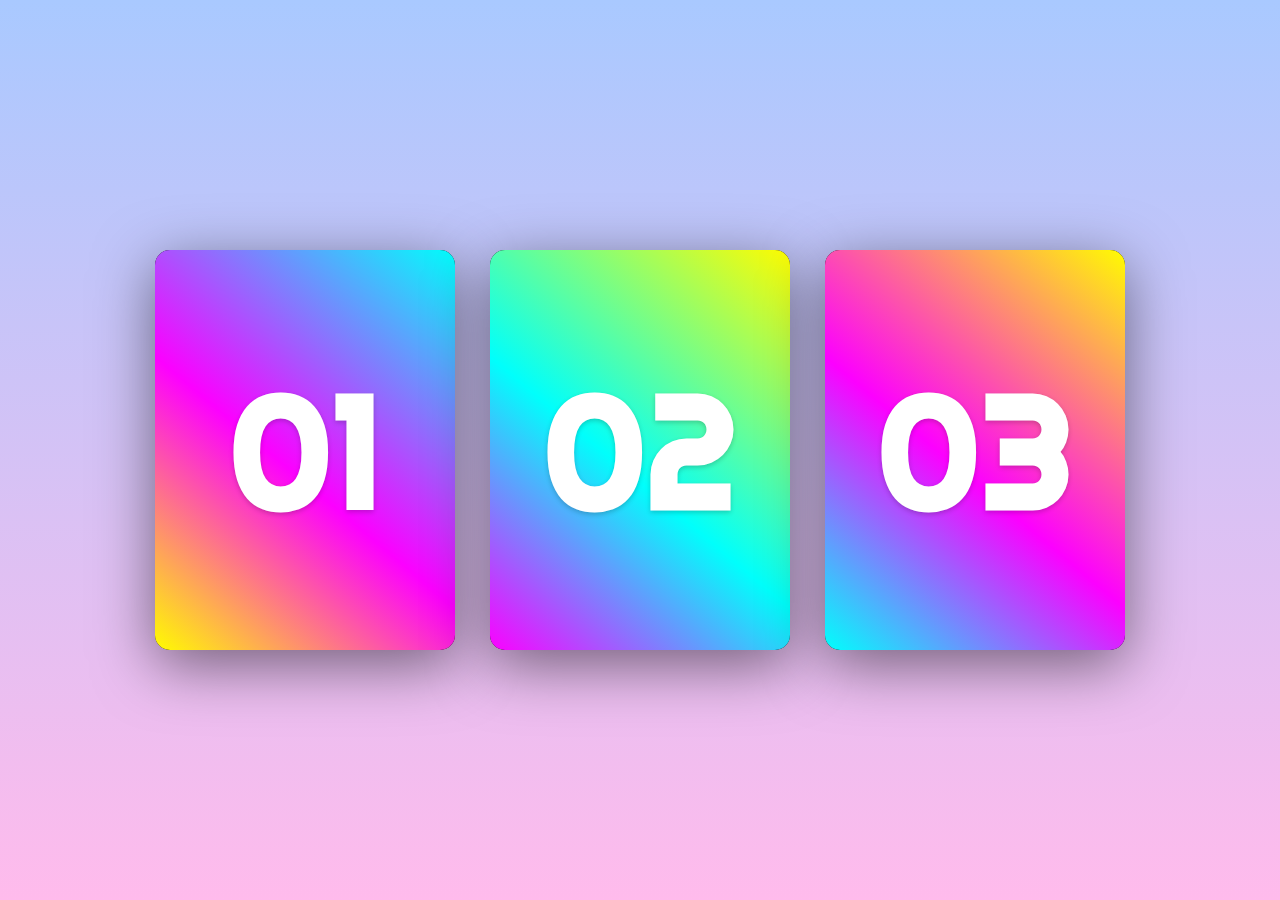
<file: eightCard/index.html>
<!DOCTYPE html>
<html lang="en">

<head>
  <meta charset="UTF-8" />
  <title>Hovering Cards V2</title>
  <link rel="stylesheet" href="./style.css" />
</head>

<body>
  <div class="container">
    <div class="card">
      <div class="face face1">
        <div class="content">
          <span class="stars"></span>
          <h2 class="java">Java</h2>
          <p class="java">
            Java is a class-based, object-oriented programming language that
            is designed to have as few implementation dependencies as
            possible.
          </p>
        </div>
      </div>
      <div class="face face2">
        <h2>01</h2>
      </div>
    </div>

    <div class="card">
      <div class="face face1">
        <div class="content">
          <span class="stars"></span>
          <h2 class="python">Python</h2>
          <p class="python">
            Python is an interpreted, high-level and general-purpose
            programming language.
          </p>
        </div>
      </div>
      <div class="face face2">
        <h2>02</h2>
      </div>
    </div>

    <div class="card">
      <div class="face face1">
        <div class="content">
          <span class="stars"></span>
          <h2 class="cSharp">C#</h2>
          <p class="cSharp">
            C# is a general-purpose, multi-paradigm programming language
            encompassing static typing, strong typing, lexically scoped and
            component-oriented programming disciplines.
          </p>
        </div>
      </div>
      <div class="face face2">
        <h2>03</h2>
      </div>
    </div>
  </div>
</body>

</html>
</file>
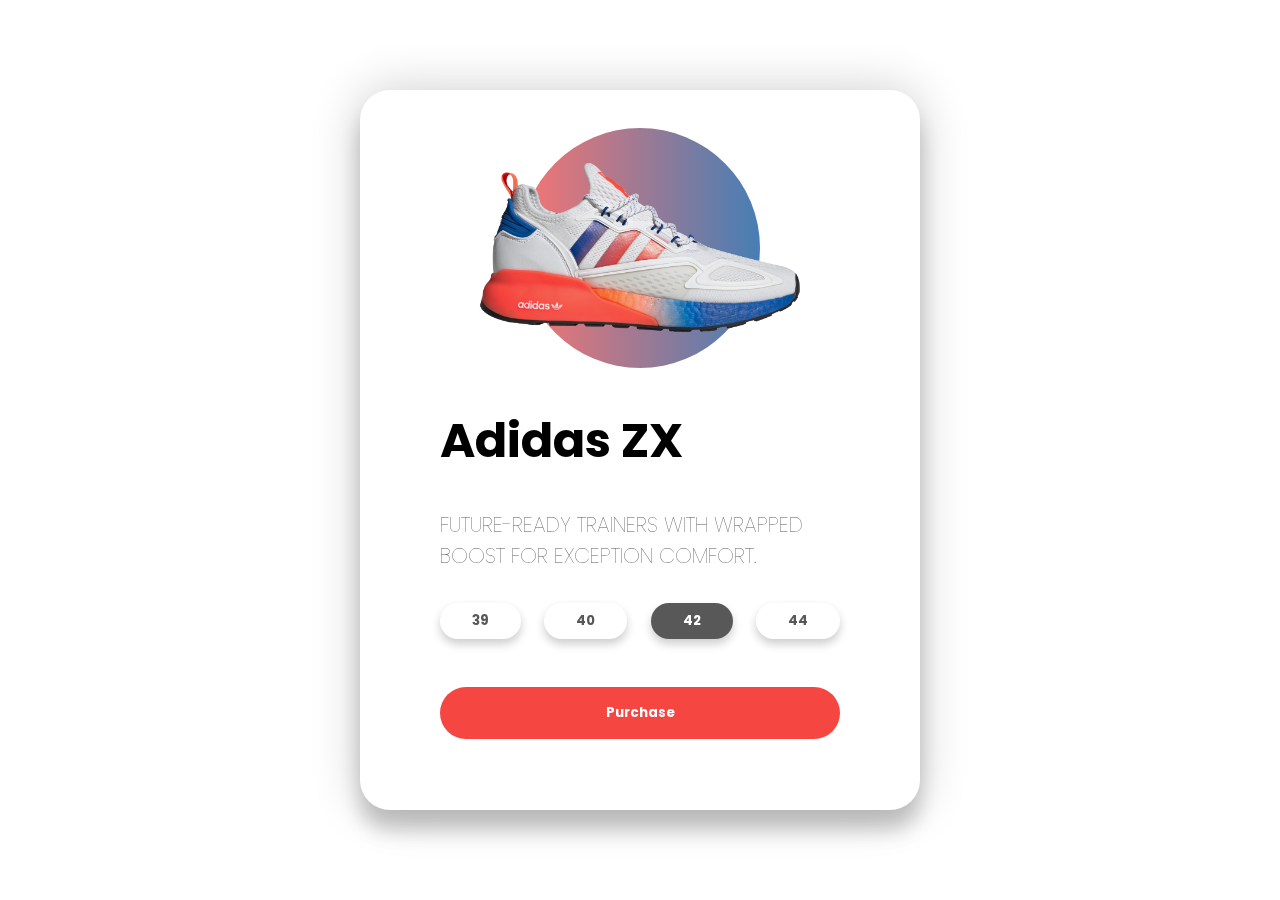
<file: fiveCard/index.html>
<!DOCTYPE html>
<html lang="en">

<head>
  <meta charset="UTF-8" />
  <meta name="viewport" content="width=device-width, initial-scale=1.0" />
  <link rel="stylesheet" href="style.css" />
  <title>Product Card</title>
</head>

<body>
  <div class="container">
    <div class="card">
      <div class="sneaker">
        <div class="circle"></div>
        <img src="/fiveCard/img/adidas.png" alt="adidas" />
      </div>
      <div class="info">
        <h1 class="title">Adidas ZX</h1>
        <h3>
          FUTURE-READY TRAINERS WITH WRAPPED BOOST FOR EXCEPTION COMFORT.
        </h3>
        <div class="sizes">
          <button>39</button>
          <button>40</button>
          <button class="active">42</button>
          <button>44</button>
        </div>
        <div class="purchase">
          <button>Purchase</button>
        </div>
      </div>
    </div>
  </div>
  <script src="script.js"></script>
</body>

</html>
</file>
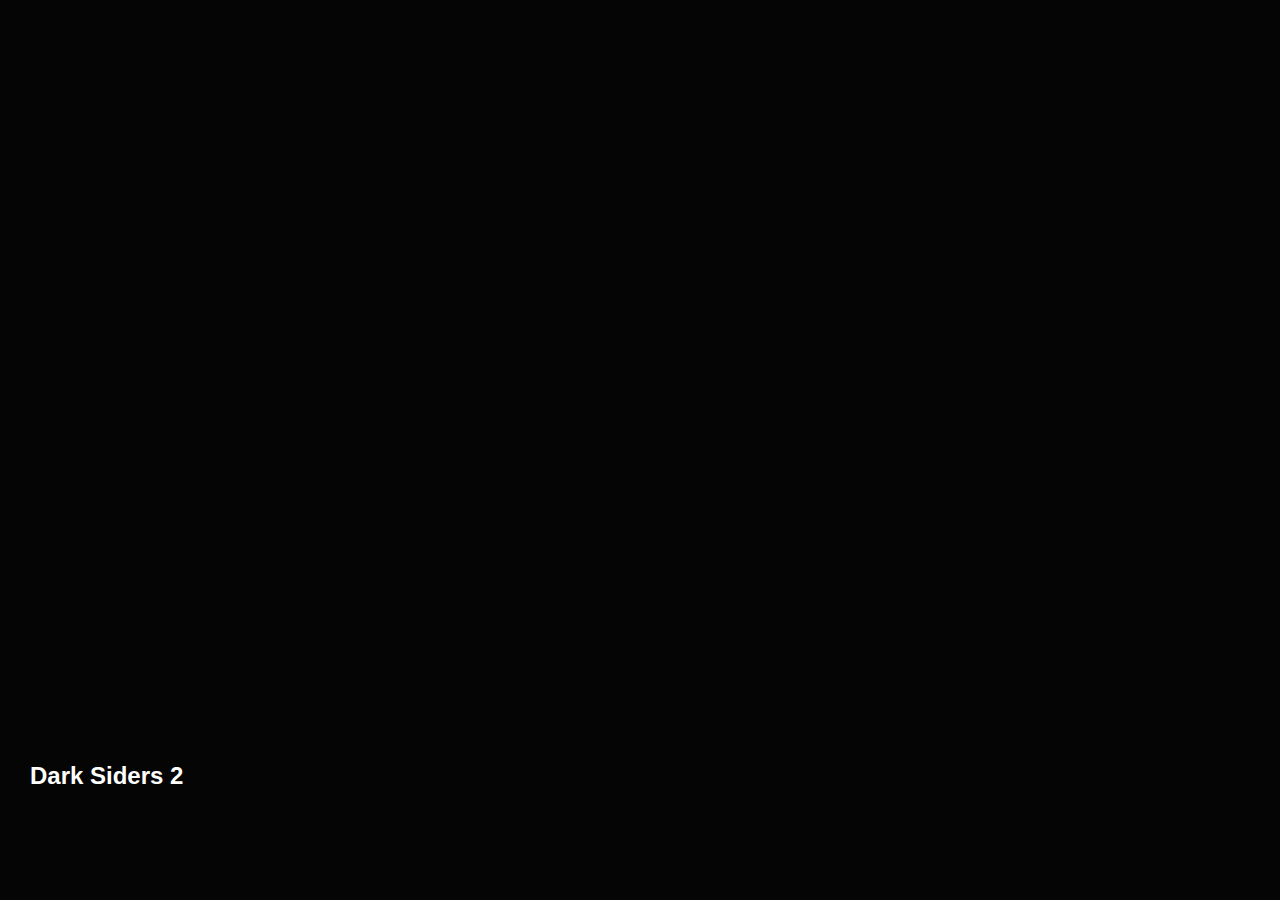
<file: fourCard/index.html>
<html lang="en">

<head>
  <meta charset="UTF-8" />
  <meta http-equiv="X-UA-Compatible" content="IE=edge" />
  <meta name="viewport" content="width=device-width, initial-scale=1.0" />
  <title>Expanding Cards</title>
  <link rel="stylesheet" href="style.css" />
</head>

<body>
  <div class="container">
    <div class="slide bg-image image-1 active">
      <h3>Dark Siders 2</h3>
    </div>
    <div class="slide bg-image image-2">
      <h3>Assassin's Creed</h3>
    </div>
    <div class="slide bg-image image-3">
      <h3>Dishonored</h3>
    </div>
    <div class="slide bg-image image-4">
      <h3>Watch Dogs 2</h3>
    </div>
    <div class="slide bg-image image-5">
      <h3>Call Of Duty</h3>
    </div>
  </div>

  <script src="script.js"></script>
</body>

</html>
</file>
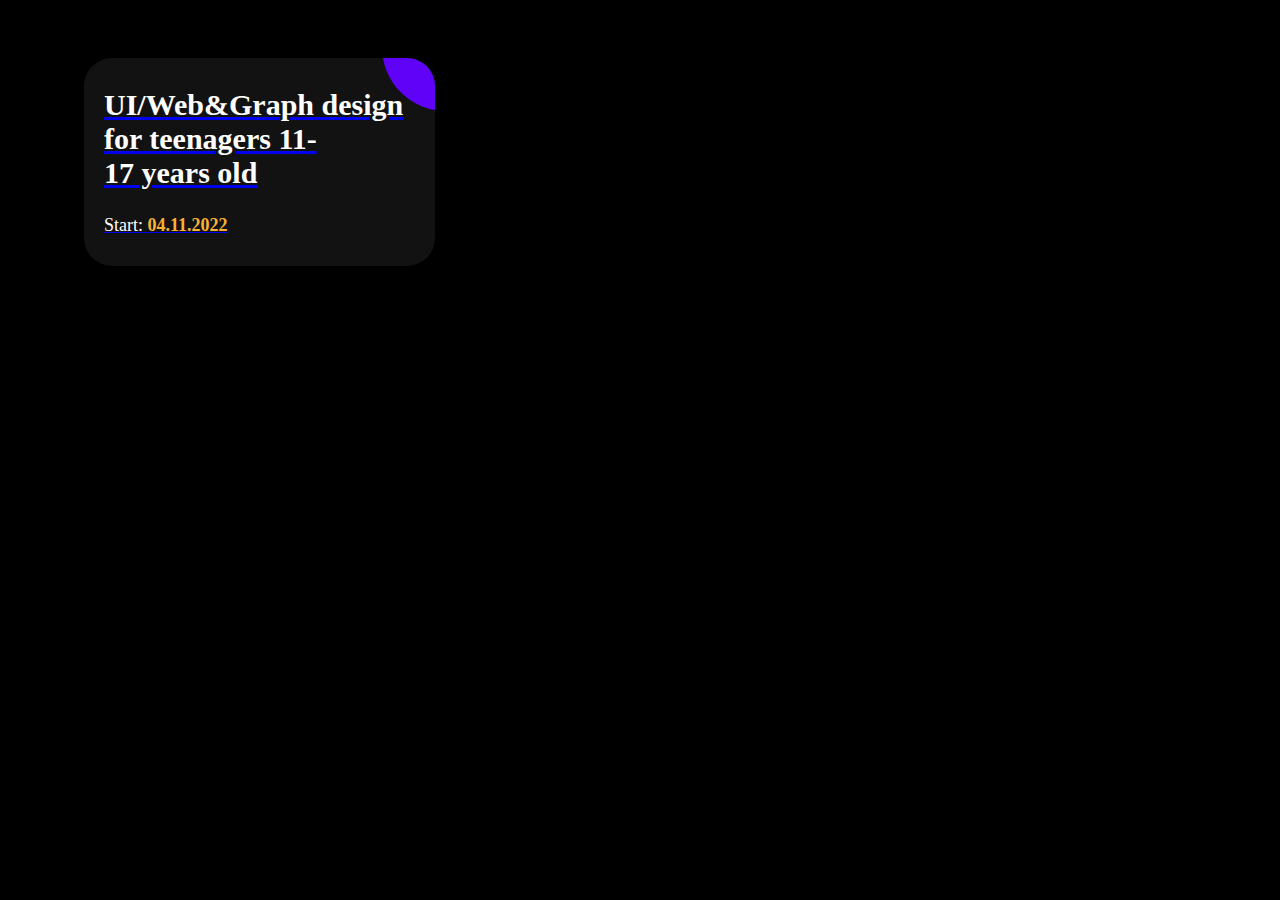
<file: num11/index.html>
<!DOCTYPE html>
<html lang="en">

<head>
  <meta charset="UTF-8" />
  <title>Card Hover Effect</title>
  <link rel="stylesheet" href="https://rawcdn.githack.com/SochavaAG/example-mycode/master/_common/css/reset.css" />
  <link rel="stylesheet" href="./style.css" />
</head>

<body>
  <div class="ag-format-container">
    <div class="ag-courses_box">
      <div class="ag-courses_item">
        <a href="#" class="ag-courses-item_link">
          <div class="ag-courses-item_bg"></div>

          <div class="ag-courses-item_title">
            UI/Web&amp;Graph design for teenagers 11-17&#160;years old
          </div>

          <div class="ag-courses-item_date-box">
            Start:
            <span class="ag-courses-item_date"> 04.11.2022 </span>
          </div>
        </a>
      </div>
    </div>
  </div>
</body>

</html>
</file>
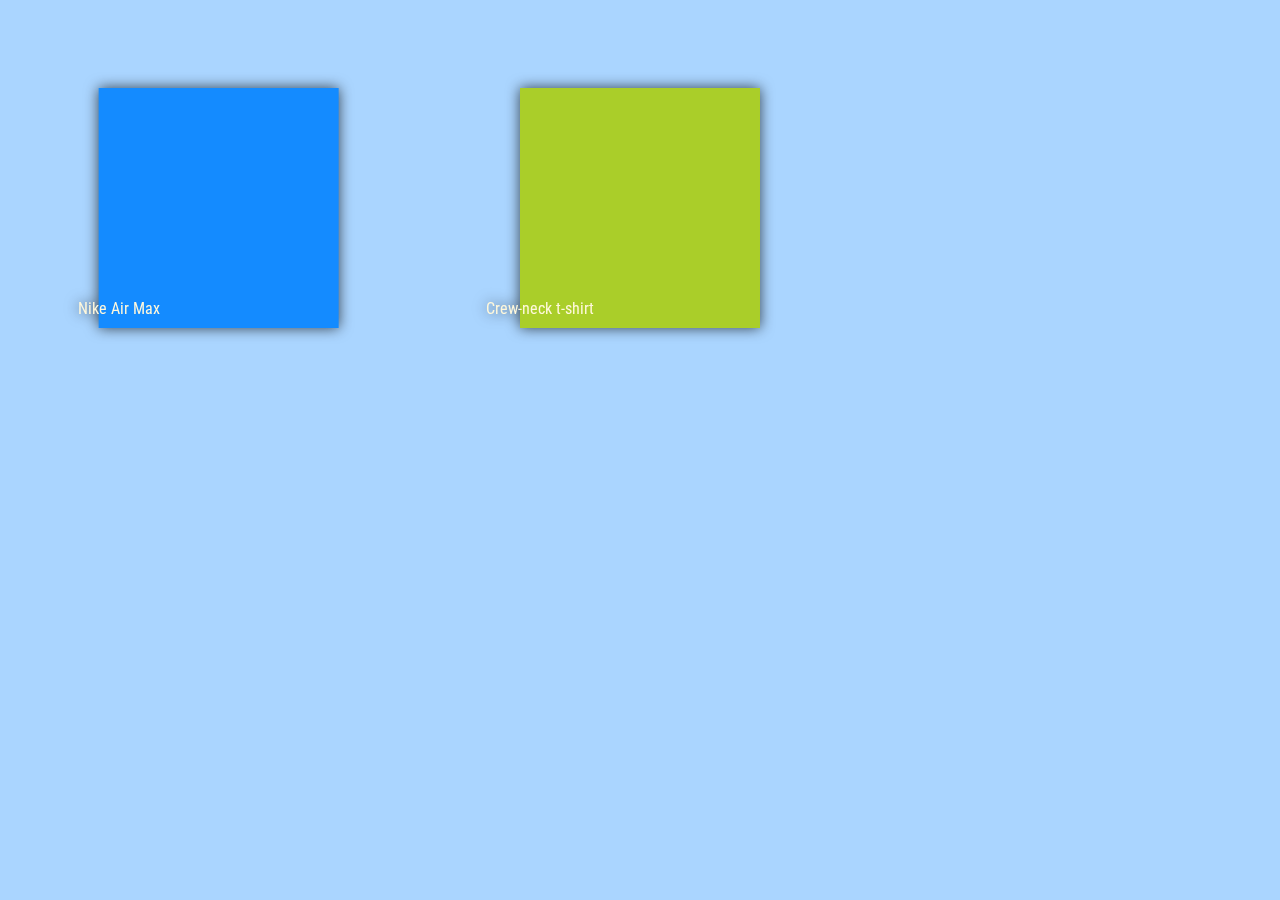
<file: num12/index.html>
<!DOCTYPE html>
<html lang="en">

<head>
  <meta charset="UTF-8" />
  <title>Hover For Product Info</title>
  <link href="https://fonts.googleapis.com/css?family=Roboto+Condensed" rel="stylesheet" />
  <link rel="stylesheet" href="./style.css" />
</head>

<body>

  <div class="container shoe">
    <div class="productImage shoeImg"></div>
    <div class="size shoeSize">
      <h4>SIZE</h4>
      <ul>
        <li>9</li>
        <li>8</li>
        <li>7</li>
      </ul>
    </div>
    <div class="price shoePrice">
      <h4>PRICE</h4>
      <span>$150</span>
    </div>
    <div class="color shoeColor">
      <h4>COLORS</h4>
      <ul>
        <li><span class="blue"></span></li>
        <li><span class="yellow"></span></li>
        <li><span class="red"></span></li>
      </ul>
    </div>
    <div class="productName shoeName">Nike Air Max</div>
  </div>
  <div class="container shirt">
    <div class="productImage shirtImg"></div>
    <div class="size shirtSize">
      <h4>SIZE</h4>
      <ul>
        <li>S</li>
        <li>M</li>
        <li>L</li>
      </ul>
    </div>
    <div class="price shirtPrice">
      <h4>PRICE</h4>
      <span>$50</span>
    </div>
    <div class="color shirtColor">
      <h4>COLORS</h4>
      <ul>
        <li><span class="blue"></span></li>
        <li><span class="yellow"></span></li>
        <li><span class="red"></span></li>
      </ul>
    </div>
    <div class="productName shirtName">Crew-neck t-shirt</div>
  </div>
</body>

</html>
</file>
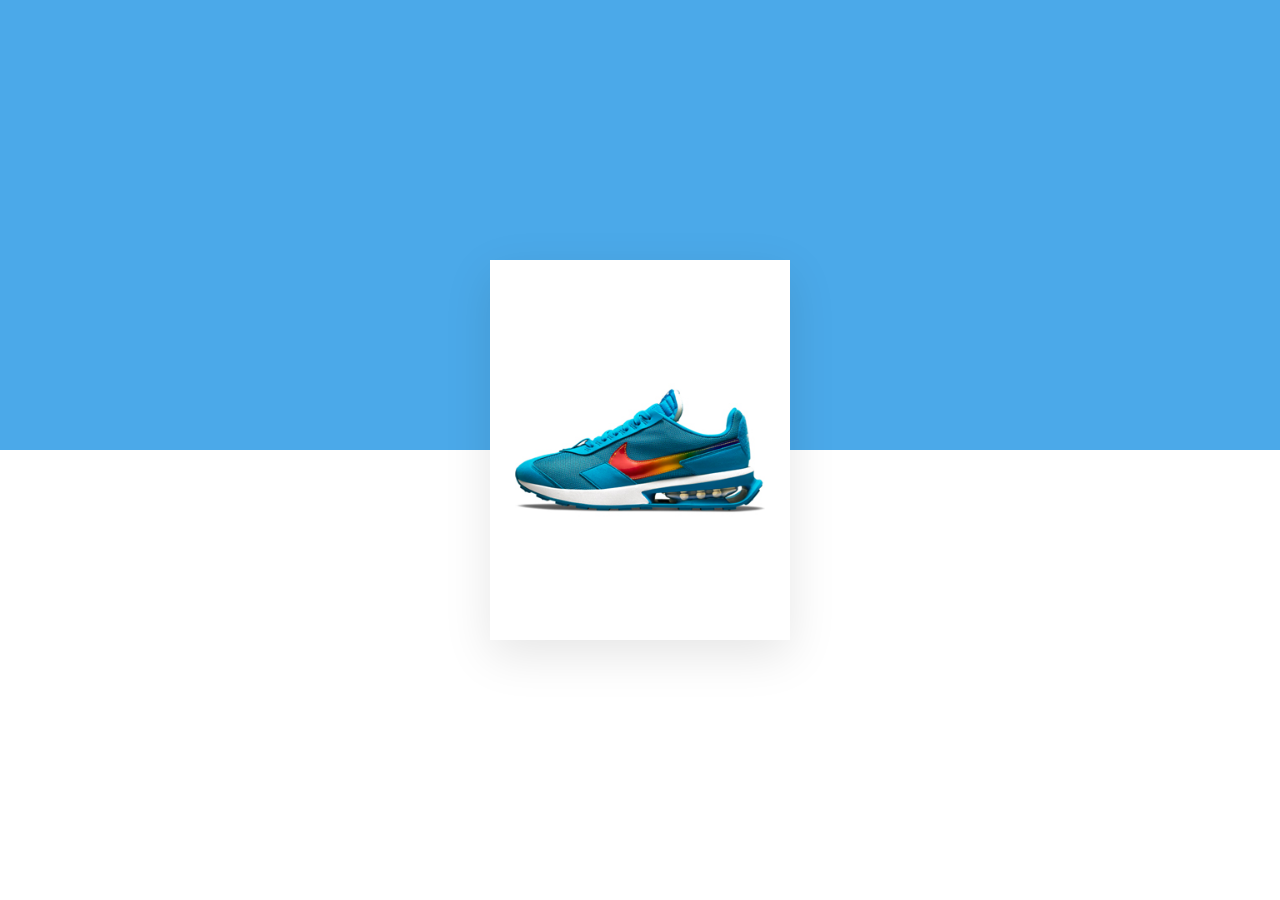
<file: num13/index.html>
<!DOCTYPE html>
<html>

<head>
  <title>Sliding Product Card</title>
  <link rel="stylesheet" type="text/css" href="style.css" />
</head>

<body>
  <div class="card">
    <div class="imgBx">
      <img src="/num13/shoe.jpg" />
    </div>
    <div class="details">
      <h3>Nike Air Max<br /><span>Men's Shoe</span></h3>
      <h4>Product Details</h4>
      <p>
        Lorem ipsum dolor, sit amet consectetur adipisicing elit. Nulla
        ducimus iusto.
      </p>
      <h4>Size</h4>
      <ul class="size">
        <li>36</li>
        <li>38</li>
        <li>40</li>
        <li>42</li>
        <li>44</li>
      </ul>
      <div class="group">
        <h2><sup>$</sup>199<small>.99</small></h2>
        <a href="#">Buy Now</a>
      </div>
    </div>
  </div>
</body>

</html>
</file>
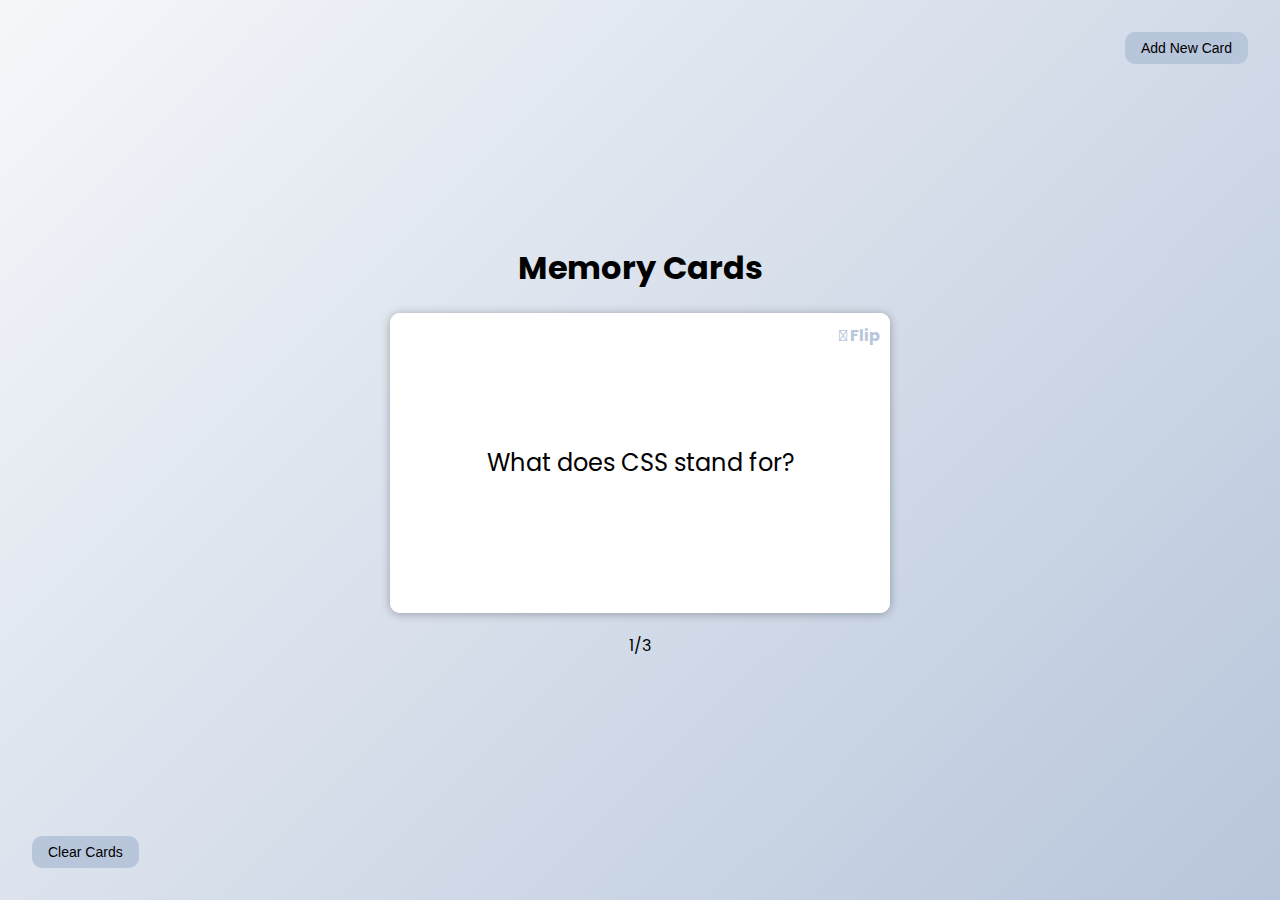
<file: sixCard/index.html>
<!DOCTYPE html>
<html lang="en">

<head>
  <meta charset="UTF-8" />
  <meta name="viewport" content="width=device-width, initial-scale=1.0" />
  <link rel="stylesheet" href="https://cdnjs.cloudflare.com/ajax/libs/font-awesome/5.15.1/css/all.min.css"
    integrity="sha512-+4zCK9k+qNFUR5X+cKL9EIR+ZOhtIloNl9GIKS57V1MyNsYpYcUrUeQc9vNfzsWfV28IaLL3i96P9sdNyeRssA=="
    crossorigin="anonymous" />
  <link rel="stylesheet" href="style.css" />
  <title>Memory Cards</title>
</head>

<body>
  <button class="clear btn" id="clear">
    <i class="fas fa-trash"></i> Clear Cards
  </button>
  <h1>
    Memory Cards
    <button id="show" class="btn">
      <i class="fas fa-plus"></i> Add New Card
    </button>
  </h1>
  <div id="cards-container" class="cards"></div>
  <div class="navigation">
    <button id="prev" class="nav-button">
      <i class="fas fa-arrow-left"></i>
    </button>
    <p id="current"></p>
    <button id="next" class="nav-button">
      <i class="fas fa-arrow-right"></i>
    </button>
  </div>
  <div id="add-container" class="add-container">
    <h1>
      Add New Card
      <button id="hide" class="btn btn-small btn-ghost">
        <i class="fas fa-times"></i>
      </button>
    </h1>
    <div class="form-group">
      <label for="question">Question</label>
      <textarea id="question" placeholder="Enter Question..."></textarea>
    </div>

    <div class="form-group">
      <label for="answer">Answer</label>
      <textarea id="answer" placeholder="Enter Answer..."></textarea>
    </div>

    <button id="add-card" class="btn btn-margin">
      <i class="fas fa-plus"></i> Add Card
    </button>
  </div>
  <script src="script.js"></script>
</body>

</html>
</file>
<file: eightCard/style.css>
@import url("https://fonts.googleapis.com/css2?family=Righteous&display=swap");

body {
  margin: 0;
  padding: 0;
  display: flex;
  justify-content: center;
  align-items: center;
  font-family: "Righteous", cursive;
  min-height: 100vh;
  background-color: #a9c9ff;
  background-image: linear-gradient(180deg, #a9c9ff 0%, #ffbbec 100%);
}

body .container {
  max-width: 100vw;
  display: grid;
  grid-template-columns: repeat(auto-fit, minmax(300px, 1fr));
  grid-gap: 35px;
  margin: 0 auto;
  padding: 40px 0;
}

body .container .card {
  position: relative;
  width: 300px;
  height: 400px;
  margin: 0 auto;
  background: #000;
  border-radius: 15px;
  box-shadow: 0 15px 60px rgba(0, 0, 0, 0.5);
}

body .container .card .face {
  position: absolute;
  bottom: 0;
  left: 0;
  width: 100%;
  height: 100%;
  display: flex;
  justify-content: center;
  align-items: center;
}

body .container .card .face.face1 {
  box-sizing: border-box;
  padding: 20px;
}

body .container .card .face.face1 h2 {
  margin: 0;
  padding: 0;
}

body .container .card .face.face1 .java {
  background-color: #fffc00;
  -webkit-background-clip: text;
  -webkit-text-fill-color: transparent;
}

body .container .card .face.face1 .python {
  background-color: #00fffc;
  -webkit-background-clip: text;
  -webkit-text-fill-color: transparent;
}

body .container .card .face.face1 .cSharp {
  background-color: #fc00ff;
  -webkit-background-clip: text;
  -webkit-text-fill-color: transparent;
}

body .container .card .face.face2 {
  transition: 0.5s;
}

body .container .card .face.face2 h2 {
  margin: 0;
  padding: 0;
  font-size: 10em;
  color: #fff;
  transition: 0.5s;
  text-shadow: 0 2px 5px rgba(0, 0, 0, 0.2);
  z-index: 10;
}

body .container .card:hover .face.face2 {
  height: 60px;
}

body .container .card:hover .face.face2 h2 {
  font-size: 2em;
}

body .container .card:nth-child(1) .face.face2 {
  background-image: linear-gradient(40deg, #fffc00 0%, #fc00ff 45%, #00fffc 100%);
  border-radius: 15px;
}

body .container .card:nth-child(2) .face.face2 {
  background-image: linear-gradient(40deg, #fc00ff 0%, #00fffc 45%, #fffc00 100%);
  border-radius: 15px;
}

body .container .card:nth-child(3) .face.face2 {
  background-image: linear-gradient(40deg, #00fffc 0%, #fc00ff 45%, #fffc00 100%);
  border-radius: 15px;
}
</file>
<file: fiveCard/style.css>
@import url("https://fonts.googleapis.com/css2?family=Poppins:wght@400;500&display=swap");

* {
  box-sizing: border-box;
  margin: 0;
  padding: 0;
}

body {
  font-family: "Poppins", sans-serif;
  display: flex;
  align-items: center;
  justify-content: center;
  min-height: 100vh;
  overflow: hidden;
  perspective: 1000px;
}

.container {
  width: 50%;
  display: flex;
  justify-content: center;
  align-items: center;
}

.card {
  min-height: 80vh;
  width: 25rem;
  box-shadow: 0px 20px 20px rgba(0, 0, 0, 0.2), 0px 0px 50px rgba(0, 0, 0, 0.2);
  border-radius: 30px;
  padding: 0rem 2rem;
  transform-style: preserve-3d;
}

.sneaker {
  min-height: 35vh;
  display: flex;
  justify-content: center;
  align-items: center;
  position: relative;
}

.sneaker img {
  width: 13rem;
  z-index: 2;
  transition: all 0.75s ease-out;
}

.circle {
  width: 7rem;
  height: 7rem;
  background: linear-gradient(to right,
      rgba(245, 70, 66, 0.75),
      rgba(8, 83, 156, 0.75));
  position: absolute;
  z-index: -1;
  border-radius: 50%;
}

.info h1 {
  font-size: 1.7rem;
  transition: all 0.75s ease-out;
}

.info h3 {
  font-size: 1rem;
  padding: 2rem 0rem;
  color: #585858;
  font-weight: lighter;
  transition: all 0.75s ease-out;
}

.sizes {
  display: flex;
  justify-content: space-between;
  transition: all 0.75s ease-out;
}

.sizes button {
  padding: 0.5rem 2rem;
  background: none;
  border: none;
  box-shadow: 0px 5px 10px rgba(0, 0, 0, 0.2);
  border-radius: 30px;
  cursor: pointer;
  font-weight: bold;
  font-family: inherit;
  color: #585858;
}

button.active {
  color: white;
  background-color: #585858;
}

.purchase {
  margin-top: 3rem;
  transition: all 0.75s ease-out;
}

.purchase button {
  width: 100%;
  padding: 1rem 0rem;
  background: #f54642;
  border: none;
  color: white;
  cursor: pointer;
  border-radius: 30px;
  font-weight: bolder;
  font-family: inherit;
}

@media screen and (min-width: 740px) {
  .card {
    width: 35rem;
    padding: 0rem 5rem;
  }

  .sneaker img {
    width: 20rem;
  }

  .circle {
    width: 15rem;
    height: 15rem;
  }

  .info h1 {
    font-size: 3rem;
  }

  .info h3 {
    font-size: 1.3rem;
  }
}
</file>
<file: fourCard/style.css>
* {
  box-sizing: border-box;
}

body {
  font-family: sans-serif;
  display: flex;
  align-items: center;
  justify-content: center;
  height: 100vh;
  margin: 0;
  background-color: rgb(5, 5, 5);
  color: #fff;
}

.container {
  display: flex;
  width: 100vw;
}

.bg-image {
  background-size: cover;
  background-position: center;
  background-repeat: no-repeat;
}

/* IMAGES SOURCES  */
/* https://wallpapercave.com/pc-games-wallpapers  */

.image-1 {
  background-image: url(https://wallpapercave.com/dwp2x/wp3163455.jpg);
}

.image-2 {
  background-image: url(https://wallpapercave.com/dwp2x/wp3163465.jpg);
}

.image-3 {
  background-image: url(https://wallpapercave.com/dwp2x/wp4257699.jpg);
}

.image-4 {
  background-image: url(https://wallpapercave.com/dwp2x/wp4257708.jpg);
}

.image-5 {
  background-image: url(https://wallpapercave.com/dwp2x/wp3163453.jpg);
}

.slide {
  position: relative;
  height: 80vh;
  flex: 0.5;
  border-radius: 50px;
  color: #fff;
  margin: 10px;
  cursor: pointer;
  transition: all 700ms ease-in;
}

.slide h3 {
  position: absolute;
  bottom: 20px;
  left: 20px;
  margin: 0;
  opacity: 0;
  font-size: 24px;
}

@media (max-width: 480px) {

  .slide:nth-of-type(4),
  .slide:nth-of-type(5) {
    display: none;
  }
}

/* JavaScript */
.slide.active {
  flex: 5;
}

.slide.active h3 {
  opacity: 1;
  transition: opacity 0.3s ease-in 0.4s;
}
</file>
<file: num11/style.css>
.ag-format-container {
  width: 1142px;
  margin: 0 auto;
}

body {
  background-color: #000;
}

.ag-courses_box {
  display: -webkit-box;
  display: -ms-flexbox;
  display: flex;
  -webkit-box-align: start;
  -ms-flex-align: start;
  align-items: flex-start;
  -ms-flex-wrap: wrap;
  flex-wrap: wrap;

  padding: 50px 0;
}

.ag-courses_item {
  -ms-flex-preferred-size: calc(33.33333% - 30px);
  flex-basis: calc(33.33333% - 30px);

  margin: 0 15px 30px;

  overflow: hidden;

  border-radius: 28px;
}

.ag-courses-item_link {
  display: block;
  padding: 30px 20px;
  background-color: #121212;

  overflow: hidden;

  position: relative;
}

.ag-courses-item_link:hover,
.ag-courses-item_link:hover .ag-courses-item_date {
  text-decoration: none;
  color: #fff;
}

.ag-courses-item_link:hover .ag-courses-item_bg {
  -webkit-transform: scale(10);
  -ms-transform: scale(10);
  transform: scale(10);
}

.ag-courses-item_title {
  min-height: 87px;
  margin: 0 0 25px;

  overflow: hidden;

  font-weight: bold;
  font-size: 30px;
  color: #fff;

  z-index: 2;
  position: relative;
}

.ag-courses-item_date-box {
  font-size: 18px;
  color: #fff;

  z-index: 2;
  position: relative;
}

.ag-courses-item_date {
  font-weight: bold;
  color: #f9b234;

  -webkit-transition: color 0.5s ease;
  -o-transition: color 0.5s ease;
  transition: color 0.5s ease;
}

.ag-courses-item_bg {
  height: 128px;
  width: 128px;
  background-color: #6002f7;

  z-index: 1;
  position: absolute;
  top: -75px;
  right: -75px;

  border-radius: 50%;

  -webkit-transition: all 0.5s ease;
  -o-transition: all 0.5s ease;
  transition: all 0.5s ease;
}

.ag-courses_item:nth-child(2n) .ag-courses-item_bg {
  background-color: #3ecd5e;
}

.ag-courses_item:nth-child(3n) .ag-courses-item_bg {
  background-color: #e44002;
}

.ag-courses_item:nth-child(4n) .ag-courses-item_bg {
  background-color: #952aff;
}

.ag-courses_item:nth-child(5n) .ag-courses-item_bg {
  background-color: #cd3e94;
}

.ag-courses_item:nth-child(6n) .ag-courses-item_bg {
  background-color: #4c49ea;
}

@media only screen and (max-width: 979px) {
  .ag-courses_item {
    -ms-flex-preferred-size: calc(50% - 30px);
    flex-basis: calc(50% - 30px);
  }

  .ag-courses-item_title {
    font-size: 24px;
  }
}

@media only screen and (max-width: 767px) {
  .ag-format-container {
    width: 96%;
  }
}

@media only screen and (max-width: 639px) {
  .ag-courses_item {
    -ms-flex-preferred-size: 100%;
    flex-basis: 100%;
  }

  .ag-courses-item_title {
    min-height: 72px;
    line-height: 1;

    font-size: 24px;
  }

  .ag-courses-item_link {
    padding: 22px 40px;
  }

  .ag-courses-item_date-box {
    font-size: 16px;
  }
}
</file>
<file: num12/style.css>
:root {
  --size: 400px;
  --blue: #aad5ff;
  --lb: rgba(0, 0, 0, 0.5);
}

body {
  display: grid;
  justify-items: center;
  grid-template-columns: repeat(auto-fill, minmax(400px, 1fr));
  background-color: var(--blue);
  color: cornsilk;
  font-family: "Roboto Condensed", sans-serif;
}

.container {
  width: var(--size);
  height: var(--size);
  display: grid;
  grid-template-columns: repeat(2, 50%);
  grid-template-rows: repeat(2, 50%);
  justify-items: center;
  align-items: center;
  filter: drop-shadow(0px 0px 7px rgba(1, 1, 1, .7));
}

.productImage {
  grid-column: 1/span 2;
  grid-row: 1 /span 2;
  width: var(--size);
  height: var(--size);
  background-size: cover;
  clip-path: polygon(20% 20%,
      50% 20%,
      50% 20%,
      80% 20%,
      80% 50%,
      80% 50%,
      80% 80%,
      50% 80%,
      50% 80%,
      20% 80%,
      20% 50%,
      20% 50%);
  transition: all 0.7s cubic-bezier(0.895, 0.03, 0.685, 0.22);
}

.shoeImg {
  background-image: url(https://source.unsplash.com/l8p1aWZqHvE/1000x1000);
  background-color: #148bff;
}

.shirtImg {
  background-image: url(https://source.unsplash.com/49wtmkUVmFQ/1000x1000);
  background-color: #aace29;
}

h4,
ul,
span {
  padding: 0;
  margin: 0;
}

.size,
.color {
  grid-column: 1;
  grid-row: 1;
  justify-self: center;
  z-index: 1;
  opacity: 0;
  transition: all 0.6s cubic-bezier(0.895, 0.03, 0.685, 0.22);
}

.size ul li,
.color ul li {
  list-style: none;
  width: 20px;
  height: 20px;
  margin: 5px;
  padding: 5px;
  text-align: center;
  background-color: rgba(0, 0, 0, 0.5);
}

.color {
  grid-column: 2;
  grid-row: 2;
}

.color ul li span {
  width: 10px;
  height: 10px;
  border-radius: 50px;
  display: inline-block;
}

.red {
  background-color: red;
}

.yellow {
  background-color: greenyellow;
}

.blue {
  background-color: #0070ee;
}

.price {
  grid-column: 2;
  grid-row: 1;
  justify-self: center;
  z-index: 1;
  opacity: 0;
  transition: all 0.6s cubic-bezier(0.895, 0.03, 0.685, 0.22);
}

.price h4 {
  margin-bottom: 8px;
}

.price span {
  width: 20px;
  height: 20px;
  padding: 5px;
  background-color: rgba(0, 0, 0, 0.5);
}

.productName {
  grid-column: 1;
  grid-row: 2;
  align-self: center;
  justify-self: center;
  z-index: 1;
  transition: all 0.7s cubic-bezier(0.895, 0.03, 0.685, 0.22);
}

.productImage:hover {
  clip-path: polygon(20% 0%,
      50% 0%,
      50% 20%,
      100% 20%,
      100% 50%,
      80% 50%,
      80% 100%,
      50% 100%,
      50% 80%,
      0% 80%,
      0% 50%,
      20% 50%);
  transform: rotate(-15deg);
  transition: all 0.4s cubic-bezier(0.86, 0, 0.07, 1);
}

.productImage:hover~* {
  opacity: 1;
  transform: rotate(-15deg);
  transition: all 0.4s cubic-bezier(0.86, 0, 0.07, 1);
}

.credits {
  color: white;
  font-size: 1.2rem;
  grid-column: 1 / -1;
  justify-self: center;
  text-align: center;
}
</file>
<file: num13/style.css>
@import url('https://fonts.googleapis.com/css?family=Poppins:200,300,400,500,600,700,800,900&display=swap');

* {
  margin: 0;
  padding: 0;
  box-sizing: border-box;
  font-family: 'Poppins', sans-serif;
}

body {
  display: flex;
  justify-content: center;
  align-items: center;
  background: linear-gradient(#4ba9e9 0, #4ba9e9 50%, #fff 50%, #fff 100%);
  min-height: 100vh;
}

.card {
  position: relative;
  width: 300px;
  height: 380px;
  background: #0000;
  display: flex;
  box-shadow: 0 15px 45px rgba(0, 0, 0, 0.1);
  overflow: hidden;
  transition: 0.5s ease-in-out;
}

.card:hover {
  width: 600px;
}

.card .imgBx {
  position: relative;
  min-width: 300px;
  height: 100%;
  background: #fff;
  display: flex;
  justify-content: center;
  align-items: center;
  z-index: 10;
}

.card .imgBx img {
  max-width: 250px;
  transition: 0.5s ease-in-out;
}

.card:hover .imgBx img {
  transform: rotate(-35deg) translateX(-20px);
}

.card .details {
  position: absolute;
  left: 0;
  width: 300px;
  height: 100%;
  background: #4ba9e9;
  display: flex;
  justify-content: center;
  padding: 20px;
  flex-direction: column;
  transition: 0.5s ease-in-out;
}

.card:hover .details {
  left: 300px;
}

.card .details::before {
  content: '';
  position: absolute;
  left: 0px;
  width: 0;
  height: 0;
  border-top: 10px solid transparent;
  border-bottom: 10px solid transparent;
  border-left: 10px solid #fff;
  z-index: 1;
}

.card .details h3 {
  color: #fff;
  text-transform: uppercase;
  font-weight: 600;
  font-size: 1.5em;
  line-height: 1em;
}

.card .details h3 span {
  font-size: 0.65em;
  font-weight: 300;
  opacity: 0.85;
  text-transform: none;
}

.card .details h4 {
  color: #fff;
  text-transform: uppercase;
  font-weight: 600;
  font-size: 0.9em;
  line-height: 1em;
  margin-top: 20px;
  margin-bottom: 10px;
}

p {
  color: #fff;
  font-size: 0.8em;
  opacity: 0.85;
}

.size {
  display: flex;
  gap: 10px;
}

.size li {
  list-style: none;
  color: #fff;
  font-size: 0.9em;
  width: 40px;
  height: 40px;
  display: flex;
  justify-content: center;
  align-items: center;
  border: 2px solid #fff;
  cursor: pointer;
  font-weight: 500;
  opacity: 0.5;
}

.size li:hover {
  background: #fff;
  color: #4ba9e9;
  opacity: 1;
}

.group {
  position: relative;
  display: flex;
  justify-content: space-between;
  margin-top: 20px;
  align-items: center;
}

.card .details h2 {
  color: #fff;
  text-transform: uppercase;
  font-weight: 600;
  font-size: 2em;
}

.card .details h2 sup {
  font-weight: 300;
}

.card .details h2 small {
  font-size: 0.75em;
}

.card .details a {
  display: inline-flex;
  padding: 10px 25px;
  background: #fff;
  font-weight: 500;
  text-decoration: none;
  text-transform: uppercase;
  font-weight: 600;
  color: #4ba9e9;
}
</file>
<file: sixCard/style.css>
@import url("https://fonts.googleapis.com/css2?family=Poppins:wght@200;400;700&display=swap");

:root {
  --primary-color: #8e44ad;
  --background-color: #b8c6db;
  --secondary-background-color: #f5f7fa;
  --light-color: #fff;
  --border-color: #aaa;
}

* {
  box-sizing: border-box;
}

body {
  background-color: var(--background-color);
  background-image: linear-gradient(315deg, var(--background-color) 0%, var(--secondary-background-color) 100%);
  font-family: "Poppins", sans-serif;
  display: flex;
  flex-direction: column;
  align-items: center;
  justify-content: center;
  height: 100vh;
  overflow: hidden;
  margin: 0;
}

h1 button {
  position: absolute;
  top: 2rem;
  right: 2rem;
  z-index: 2;
}

.btn {
  cursor: pointer;
  background-color: var(--background-color);
  border: none;
  border-radius: 0.625rem;
  font-size: 0.875rem;
  padding: 0.5rem 1rem;
}

.btn-small {
  font-size: 0.75rem;
  padding: 0.25rem 0.5rem;
}

.btn-ghost {
  border: 0;
  background-color: transparent;
}

.btn-margin {
  margin-top: 1.25rem;
  width: 28.125rem;
  max-width: 90%;
}

.btn:hover {
  background-color: var(--primary-color);
  color: var(--light-color);
}

.btn:focus,
.navigation .nav-button:focus {
  outline: none;
}

.clear {
  position: absolute;
  bottom: 2rem;
  left: 2rem;
}

.cards {
  perspective: 1000px;
  position: relative;
  width: 31.25rem;
  max-width: 90%;
  height: 18.75rem;
}

.card {
  background-color: var(--light-color);
  border-radius: 0.625rem;
  position: absolute;
  font-size: 1.5rem;
  top: 0;
  left: 0;
  width: 100%;
  height: 100%;
  opacity: 0;
  transform: translateX(50%) rotateY(-10deg);
  transition: transform 0.4s ease, opacity 0.4s ease;
}

.card.active {
  cursor: pointer;
  opacity: 1;
  z-index: 10;
  transform: translateX(0) rotateY(0deg);
}

.card.left {
  transform: translateX(-50%) rotateY(10deg);
}

.inner-card {
  box-shadow: 0 1px 10px rgba(0, 0, 0, 0.3);
  border-radius: 0.625rem;
  position: relative;
  width: 100%;
  height: 100%;
  transform-style: preserve-3d;
  transition: transform 0.4s ease;
}

.card.show-answer .inner-card {
  transform: rotateX(180deg);
}

.inner-card-front,
.inner-card-back {
  backface-visibility: hidden;
  background-color: var(--light-color);
  border-radius: 0.625rem;
  position: absolute;
  top: 0;
  left: 0;
  display: flex;
  align-items: center;
  justify-content: center;
  width: 100%;
  height: 100%;
}

.inner-card-front {
  transform: rotateX(0deg);
  z-index: 2;
}

.inner-card-back {
  transform: rotateX(180deg);
}

.inner-card-front::after,
.inner-card-back::after {
  content: '\f021  Flip';
  font-family: 'Font Awesome 5 Free', 'Poppins', sans-serif;
  position: absolute;
  top: 0.625rem;
  right: 0.625rem;
  font-weight: bold;
  font-size: 1rem;
  color: var(--background-color);
}

.navigation {
  display: flex;
  margin: 1.25rem 0;
}

.navigation .nav-button {
  border: none;
  background-color: transparent;
  cursor: pointer;
  font-size: 1rem;
}

.navigation .nav-button:hover {
  transform: scale(1.2)
}

.navigation p {
  margin: 0 1.5rem;
}

.add-container {
  background-color: var(--secondary-background-color);
  border-top: 2px solid var(--border-color);
  display: flex;
  flex-direction: column;
  align-items: center;
  justify-content: center;
  padding: 0.625rem 0;
  position: absolute;
  top: 0;
  bottom: 0;
  width: 100%;
  opacity: 0;
  z-index: -1;
  transition: all 0.3s ease;
}

.add-container.show {
  opacity: 1;
  z-index: 2;
}

.add-container h3 {
  margin: 0.625rem 0;
}

.form-group {
  display: flex;
  flex-direction: column;
  align-items: center;
  justify-content: center;
}

.form-group label {
  display: block;
  margin: 1.25rem 0 0.625rem;
}

.form-group textarea {
  border: 1px solid var(--border-color);
  border-radius: 0.625rem;
  font-size: 1rem;
  padding: 0.75rem;
  width: 31.25rem;
  max-width: 90%;
}
</file>
